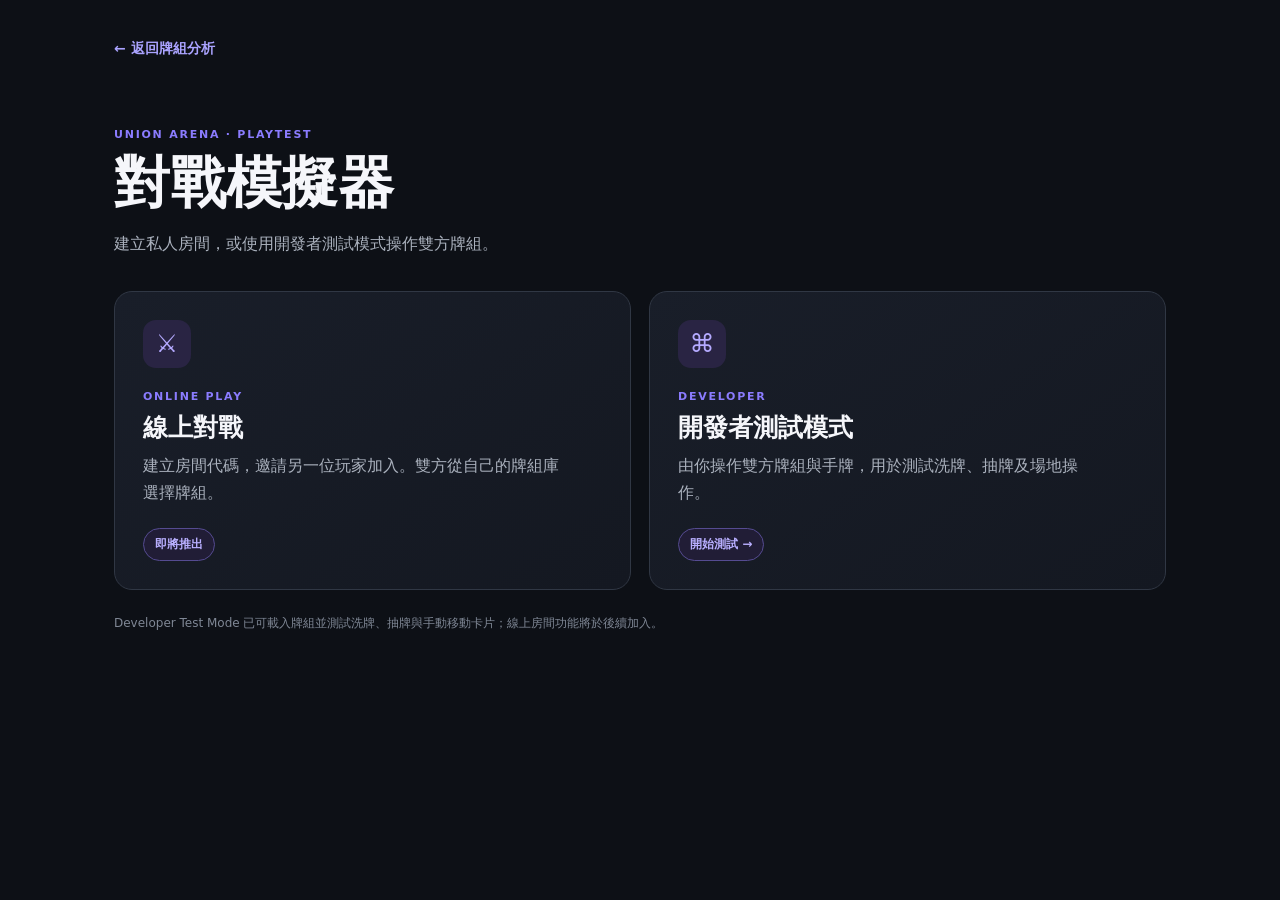
<file: simulator/index.html>
<!doctype html>
<html lang="zh-Hant">
<head>
  <meta charset="utf-8">
  <meta name="viewport" content="width=device-width, initial-scale=1, viewport-fit=cover">
  <meta name="theme-color" content="#0d1016">
  <title>Union Arena Simulator</title>
  <link rel="stylesheet" href="simulator.css">
</head>
<body>
  <main class="simulator-home">
    <a class="back-link" href="../">← 返回牌組分析</a>
    <header class="simulator-header">
      <p class="eyebrow">UNION ARENA · PLAYTEST</p>
      <h1>對戰模擬器</h1>
      <p class="intro">建立私人房間，或使用開發者測試模式操作雙方牌組。</p>
    </header>
    <section class="mode-grid" aria-label="模擬器模式">
      <article class="mode-card">
        <div class="mode-icon" aria-hidden="true">⚔</div>
        <p class="mode-label">ONLINE PLAY</p>
        <h2>線上對戰</h2>
        <p>建立房間代碼，邀請另一位玩家加入。雙方從自己的牌組庫選擇牌組。</p>
        <span class="status">即將推出</span>
      </article>
      <a class="mode-card mode-card-link" href="developer.html">
        <div class="mode-icon" aria-hidden="true">⌘</div>
        <p class="mode-label">DEVELOPER</p>
        <h2>開發者測試模式</h2>
        <p>由你操作雙方牌組與手牌，用於測試洗牌、抽牌及場地操作。</p>
        <span class="status">開始測試 →</span>
      </a>
    </section>
    <p class="footnote">Developer Test Mode 已可載入牌組並測試洗牌、抽牌與手動移動卡片；線上房間功能將於後續加入。</p>
  </main>
</body>
</html>
</file>
<file: simulator/simulator.css>
*{box-sizing:border-box}
:root{color-scheme:dark}
body{margin:0;min-height:100vh;background:#0d1016;color:#f5f6fa;font-family:Inter,system-ui,"Noto Sans TC",sans-serif}
.simulator-home{width:min(1100px,100%);margin:0 auto;padding:38px 24px 60px}
.back-link{display:inline-block;color:#aaa3ff;text-decoration:none;font-size:14px;font-weight:800}
.back-link:hover{color:#fff}
.simulator-header{margin:70px 0 34px}
.eyebrow,.mode-label{font-size:11px;font-weight:900;letter-spacing:.16em;color:#8b7cff}
h1{font-size:clamp(34px,6vw,56px);line-height:1.1;margin:10px 0}
.intro{max-width:620px;color:#aab1bd;font-size:16px;line-height:1.7}
.mode-grid{display:grid;grid-template-columns:repeat(2,minmax(0,1fr));gap:18px}
.mode-card{min-height:270px;padding:28px;border:1px solid #303744;border-radius:18px;background:linear-gradient(145deg,#191e29,#141821);display:flex;flex-direction:column;align-items:flex-start}
.mode-icon{width:48px;height:48px;display:grid;place-items:center;border-radius:13px;background:#292443;color:#b5aaff;font-size:25px}
.mode-label{margin:22px 0 0}
.mode-card h2{font-size:25px;margin:8px 0}
.mode-card p:not(.mode-label){max-width:430px;color:#aab1bd;line-height:1.7;margin:0 0 22px}
.status{margin-top:auto;padding:7px 11px;border:1px solid #554b91;border-radius:999px;color:#b9afff;background:#211d36;font-size:12px;font-weight:800}
.footnote{margin-top:24px;color:#7f8795;font-size:12px;line-height:1.6}
@media(max-width:700px){.simulator-home{padding:24px 16px 40px}.simulator-header{margin:52px 0 26px}.mode-grid{grid-template-columns:1fr}.mode-card{min-height:230px;padding:22px}}

.mode-card-link{color:inherit;text-decoration:none;cursor:pointer;transition:border-color .16s ease,transform .16s ease}.mode-card-link:hover{border-color:#7568ef;transform:translateY(-2px)}
</file>
